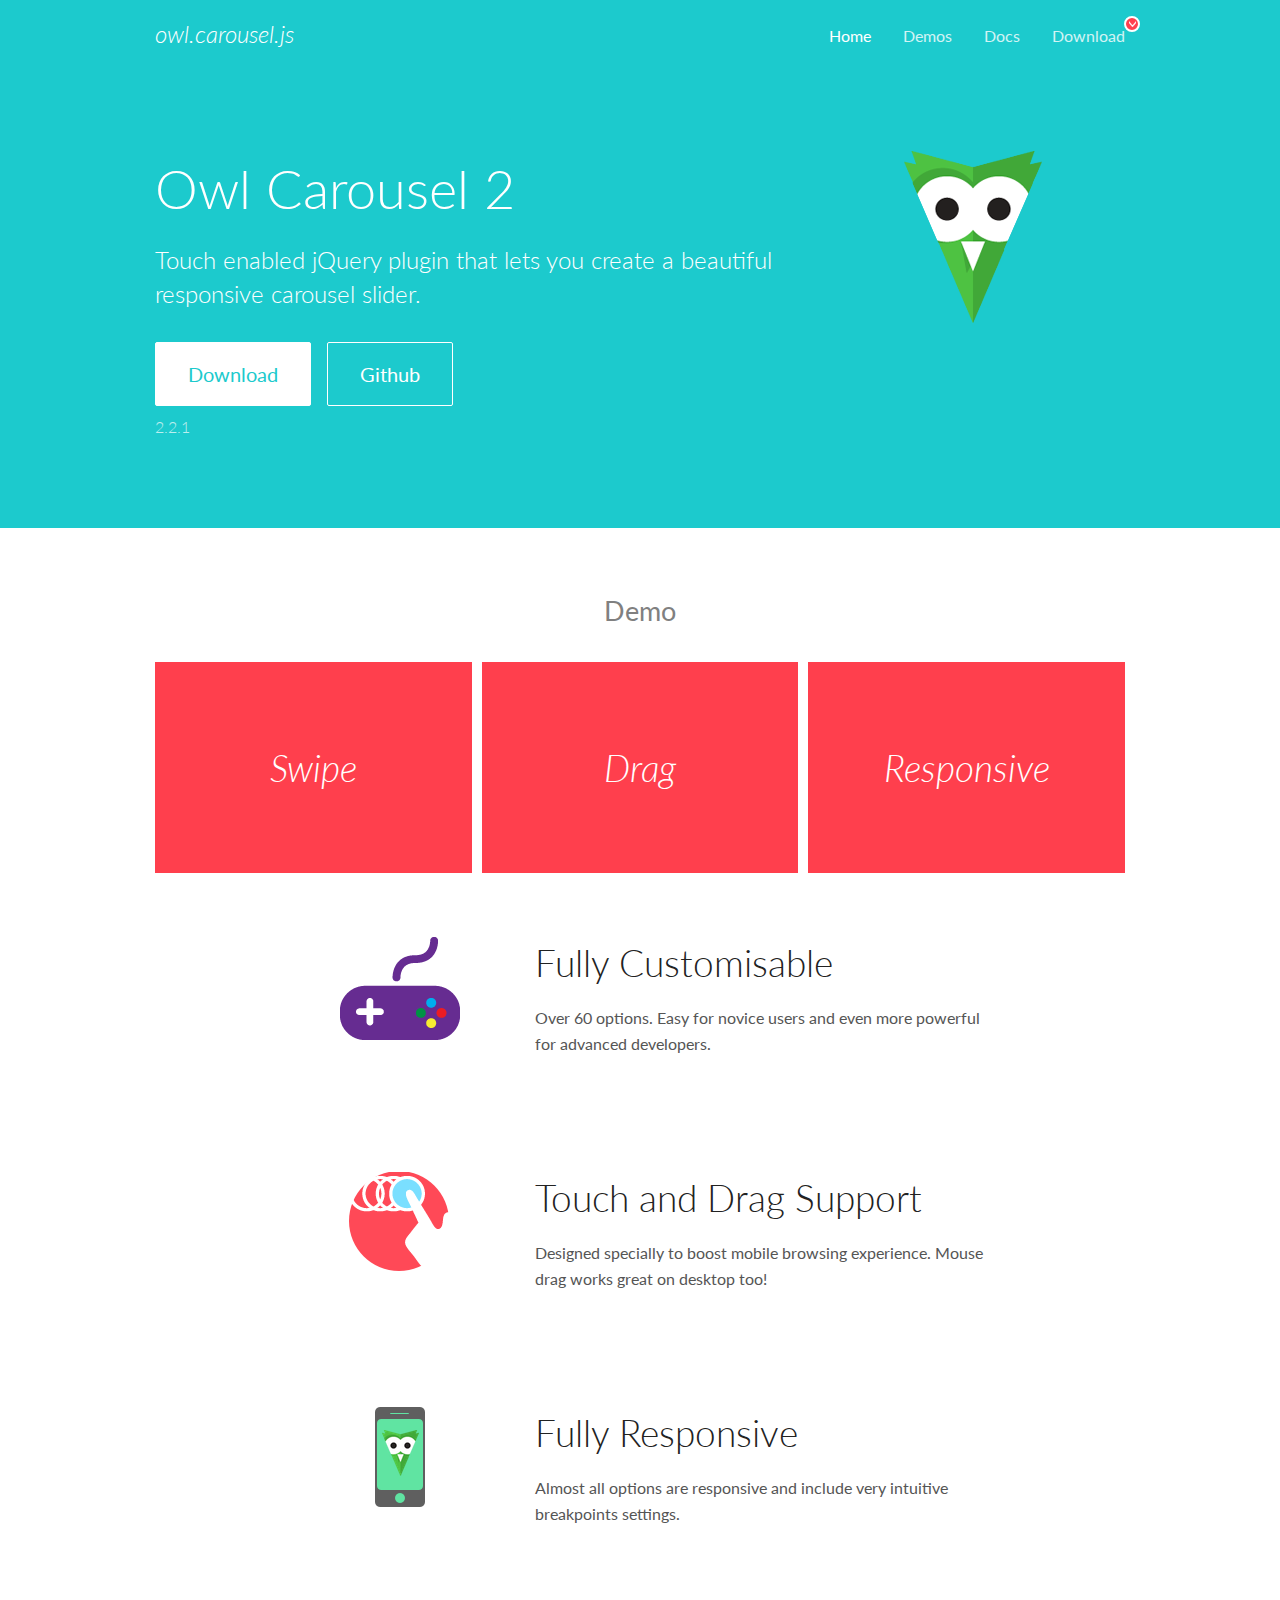
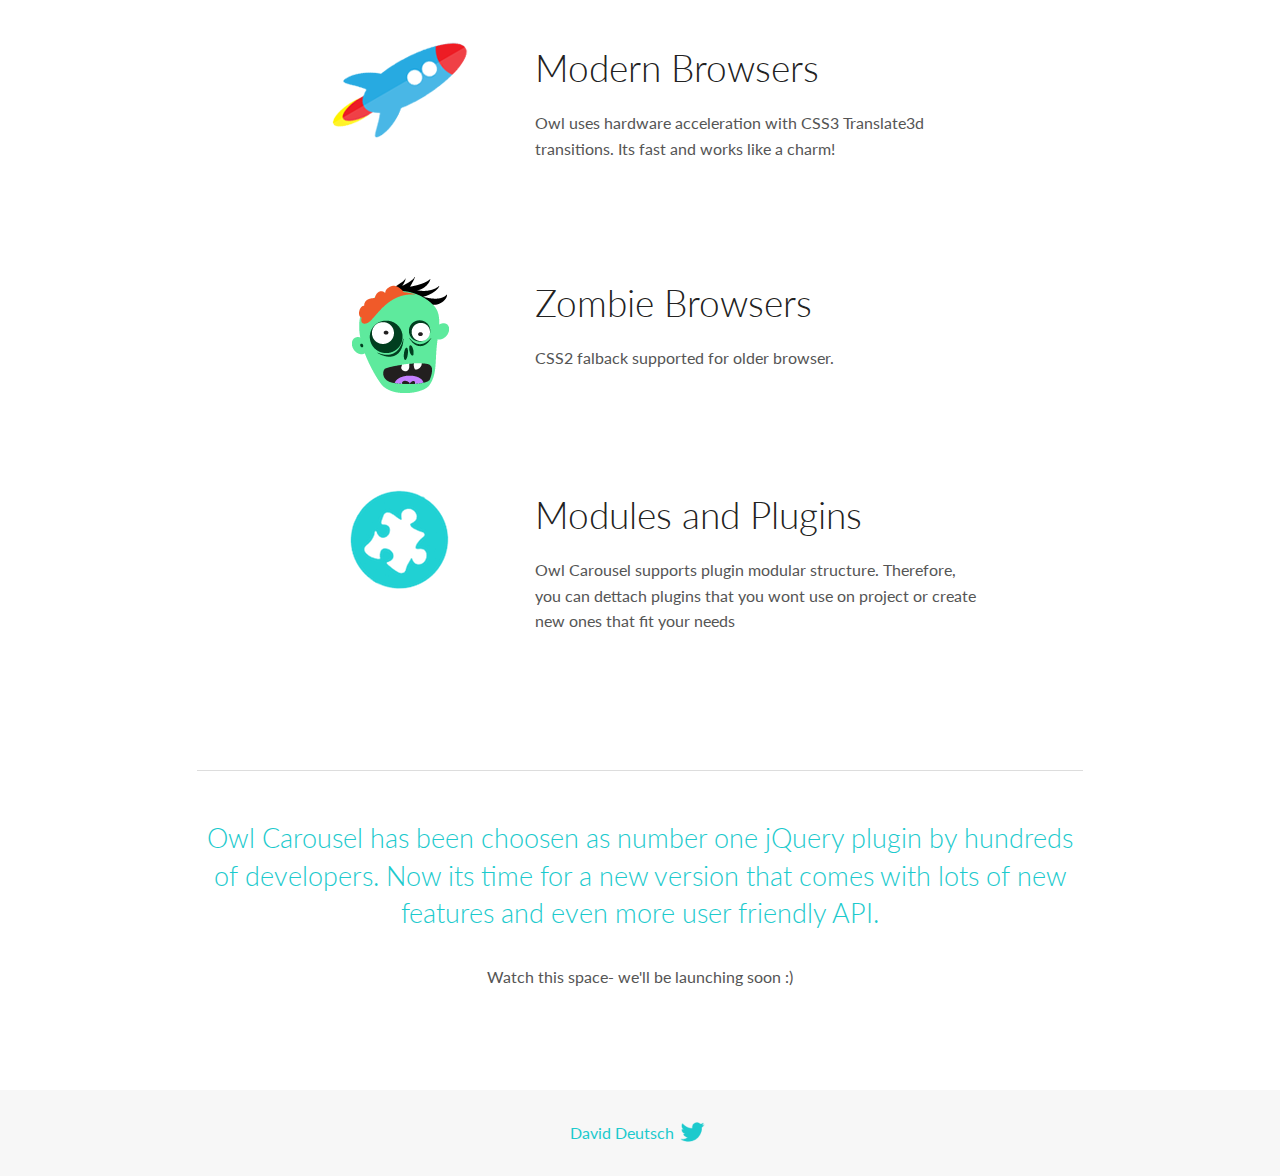
<file: Titan-master/assets/lib/owl.carousel/docs/index.html>
<!DOCTYPE html>
<html lang="en">
  <head>

    <!-- head -->
    <meta charset="utf-8">
    <meta name="msapplication-tap-highlight" content="no" />
    <meta name="viewport" content="width=device-width, initial-scale=1.0" />
    <meta name="description" content="Touch enabled jQuery plugin that lets you create beautiful responsive carousel slider.">
    <meta name="author" content="David Deutsch">
    <title>
      Home | Owl Carousel | 2.2.1
    </title>

    <!-- Stylesheets -->
    <link href='https://fonts.googleapis.com/css?family=Lato:300,400,700,400italic,300italic' rel='stylesheet' type='text/css'>
    <link rel="stylesheet" href="assets/css/docs.theme.min.css">

    <!-- Owl Stylesheets -->
    <link rel="stylesheet" href="assets/owlcarousel/assets/owl.carousel.min.css">
    <link rel="stylesheet" href="assets/owlcarousel/assets/owl.theme.default.min.css">

    <!-- HTML5 shim and Respond.js IE8 support of HTML5 elements and media queries -->

    <!--[if lt IE 9]>
      <script src="https://oss.maxcdn.com/libs/html5shiv/3.7.0/html5shiv.js"></script>
      <script src="https://oss.maxcdn.com/libs/respond.js/1.3.0/respond.min.js"></script>
    <![endif]-->

    <!-- Favicons -->
    <link rel="apple-touch-icon-precomposed" sizes="144x144" href="assets/ico/apple-touch-icon-144-precomposed.png">
    <link rel="shortcut icon" href="assets/ico/favicon.png">
    <link rel="shortcut icon" href="favicon.ico">

    <!-- Yeah i know js should not be in header. Its required for demos.-->

    <!-- javascript -->
    <script src="assets/vendors/jquery.min.js"></script>
    <script src="assets/owlcarousel/owl.carousel.js"></script>
  </head>
  <body>

    <!-- header -->
    <header class="header">
      <div class="row">
        <div class="large-12 columns">
          <div class="brand left">
            <h3>
              <a href="/OwlCarousel2/">owl.carousel.js</a> 
            </h3>
          </div>
          <a id="toggle-nav" class="right">
            <span></span> <span></span> <span></span> 
          </a> 
          <div class="nav-bar">
            <ul class="clearfix">
              <li class="active">
                <a href="/OwlCarousel2/index.html">Home</a> 
              </li>
              <li> <a href="/OwlCarousel2/demos/demos.html">Demos</a>  </li>
              <li> <a href="/OwlCarousel2/docs/started-welcome.html">Docs</a>  </li>
              <li>
                <a href="https://github.com/OwlCarousel2/OwlCarousel2/archive/2.2.1.zip">Download</a> 
                <span class="download"></span> 
              </li>
            </ul>
          </div>
        </div>
      </div>
    </header>

    <!-- home panel -->
    <section id="hero">
      <div class="row">
        <div class="large-8 medium-8 columns">
          <h1>Owl Carousel 2</h1>
          <h4>Touch enabled jQuery plugin that lets you create a beautiful responsive carousel slider.</h4>
          <a href="https://github.com/OwlCarousel2/OwlCarousel2/archive/2.2.1.zip" class="hero-button">Download</a> 
          <a href="https://github.com/OwlCarousel2/OwlCarousel2" class="hero-button outline">Github</a> 
          <p>2.2.1</p>
        </div>
        <div class="large-4 medium-4 columns">
          <img class="owl-logo" src="assets/img/owl-logo.png" alt="mr. Owl">
        </div>
      </div>
    </section>

    <!-- body -->
    <div class="home-demo">
      <div class="row">
        <div class="large-12 columns">
          <h3>Demo</h3>
          <div class="owl-carousel">
            <div class="item">
              <h2>Swipe</h2>
            </div>
            <div class="item">
              <h2>Drag</h2>
            </div>
            <div class="item">
              <h2>Responsive</h2>
            </div>
            <div class="item">
              <h2>CSS3</h2>
            </div>
            <div class="item">
              <h2>Fast</h2>
            </div>
            <div class="item">
              <h2>Easy</h2>
            </div>
            <div class="item">
              <h2>Free</h2>
            </div>
            <div class="item">
              <h2>Upgradable</h2>
            </div>
            <div class="item">
              <h2>Tons of options</h2>
            </div>
            <div class="item">
              <h2>Infinity</h2>
            </div>
            <div class="item">
              <h2>Auto Width</h2>
            </div>
          </div>
        </div>
      </div>
    </div>
    <script>
      var owl = $('.owl-carousel');
      owl.owlCarousel({
        margin: 10,
        loop: true,
        responsive: {
          0: {
            items: 1
          },
          600: {
            items: 2
          },
          1000: {
            items: 3
          }
        }
      })
    </script>

    <!-- features -->
    <div id="features">
      <div class="row">
        <div class="small-12 medium-9 small-centered columns">
          <section class="row feature">
            <div class="medium-4 small-12 columns">
              <img src="assets/img/feature-options.png" alt="">
            </div>
            <div class="medium-8 small-12 columns">
              <h2>Fully Customisable</h2>
              <p>Over 60 options. Easy for novice users and even more powerful for advanced developers.</p>
            </div>
          </section>
          <section class="row feature">
            <div class="medium-4 small-12 columns">
              <img src="assets/img/feature-drag.png" alt="">
            </div>
            <div class="medium-8 small-12 columns">
              <h2>Touch and Drag Support</h2>
              <p>Designed specially to boost mobile browsing experience. Mouse drag works great on desktop too!</p>
            </div>
          </section>
          <section class="row feature">
            <div class="medium-4 small-12 columns">
              <img src="assets/img/feature-responsive.png" alt="">
            </div>
            <div class="medium-8 small-12 columns">
              <h2>Fully Responsive</h2>
              <p>Almost all options are responsive and include very intuitive breakpoints settings.</p>
            </div>
          </section>
          <section class="row feature">
            <div class="medium-4 small-12 columns">
              <img src="assets/img/feature-modern.png" alt="">
            </div>
            <div class="medium-8 small-12 columns">
              <h2>Modern Browsers</h2>
              <p>Owl uses hardware acceleration with CSS3 Translate3d transitions. Its fast and works like a charm! </p>
            </div>
          </section>
          <section class="row feature">
            <div class="medium-4 small-12 columns">
              <img src="assets/img/feature-zombie.png" alt="">
            </div>
            <div class="medium-8 small-12 columns">
              <h2>Zombie Browsers</h2>
              <p>CSS2 falback supported for older browser.</p>
            </div>
          </section>
          <section class="row feature">
            <div class="medium-4 small-12 columns">
              <img src="assets/img/feature-module.png" alt="">
            </div>
            <div class="medium-8 small-12 columns">
              <h2>Modules and Plugins</h2>
              <p>Owl Carousel supports plugin modular structure. Therefore, you can dettach plugins that you wont use on project or create new ones that fit your needs</p>
            </div>
          </section>
        </div>
      </div>
    </div>

    <!-- footer -->
    <section id="teaser-text">
      <div class="row">
        <div class="small-12 medium-11 small-centered columns">
          <hr>
          <h3 id="owl-carousel-has-been-choosen-as-number-one-jquery-plugin-by-hundreds-of-developers-now-its-time-for-a-new-version-that-comes-with-lots-of-new-features-and-even-more-user-friendly-api-">Owl Carousel has been choosen as number one jQuery plugin by hundreds of developers. Now its time for a new version that comes with lots of new features and even more user friendly API.</h3>
          <p>Watch this space- we&#39;ll be launching soon :)</p>
        </div>
      </div>
    </section>

    <!-- footer -->
    <footer class="footer">
      <div class="row">
        <div class="large-12 columns">
          <h5>
            <a href="/OwlCarousel2/docs/support-contact.html">David Deutsch</a> 
            <a id="custom-tweet-button" href="https://twitter.com/share?url=https://github.com/OwlCarousel2/OwlCarousel2&text=Owl Carousel - This is so awesome! " target="_blank"></a> 
          </h5>
        </div>
      </div>
    </footer>

    <!-- vendors -->
    <script src="assets/vendors/highlight.js"></script>
    <script src="assets/js/app.js"></script>
  </body>
</html>
</file>
